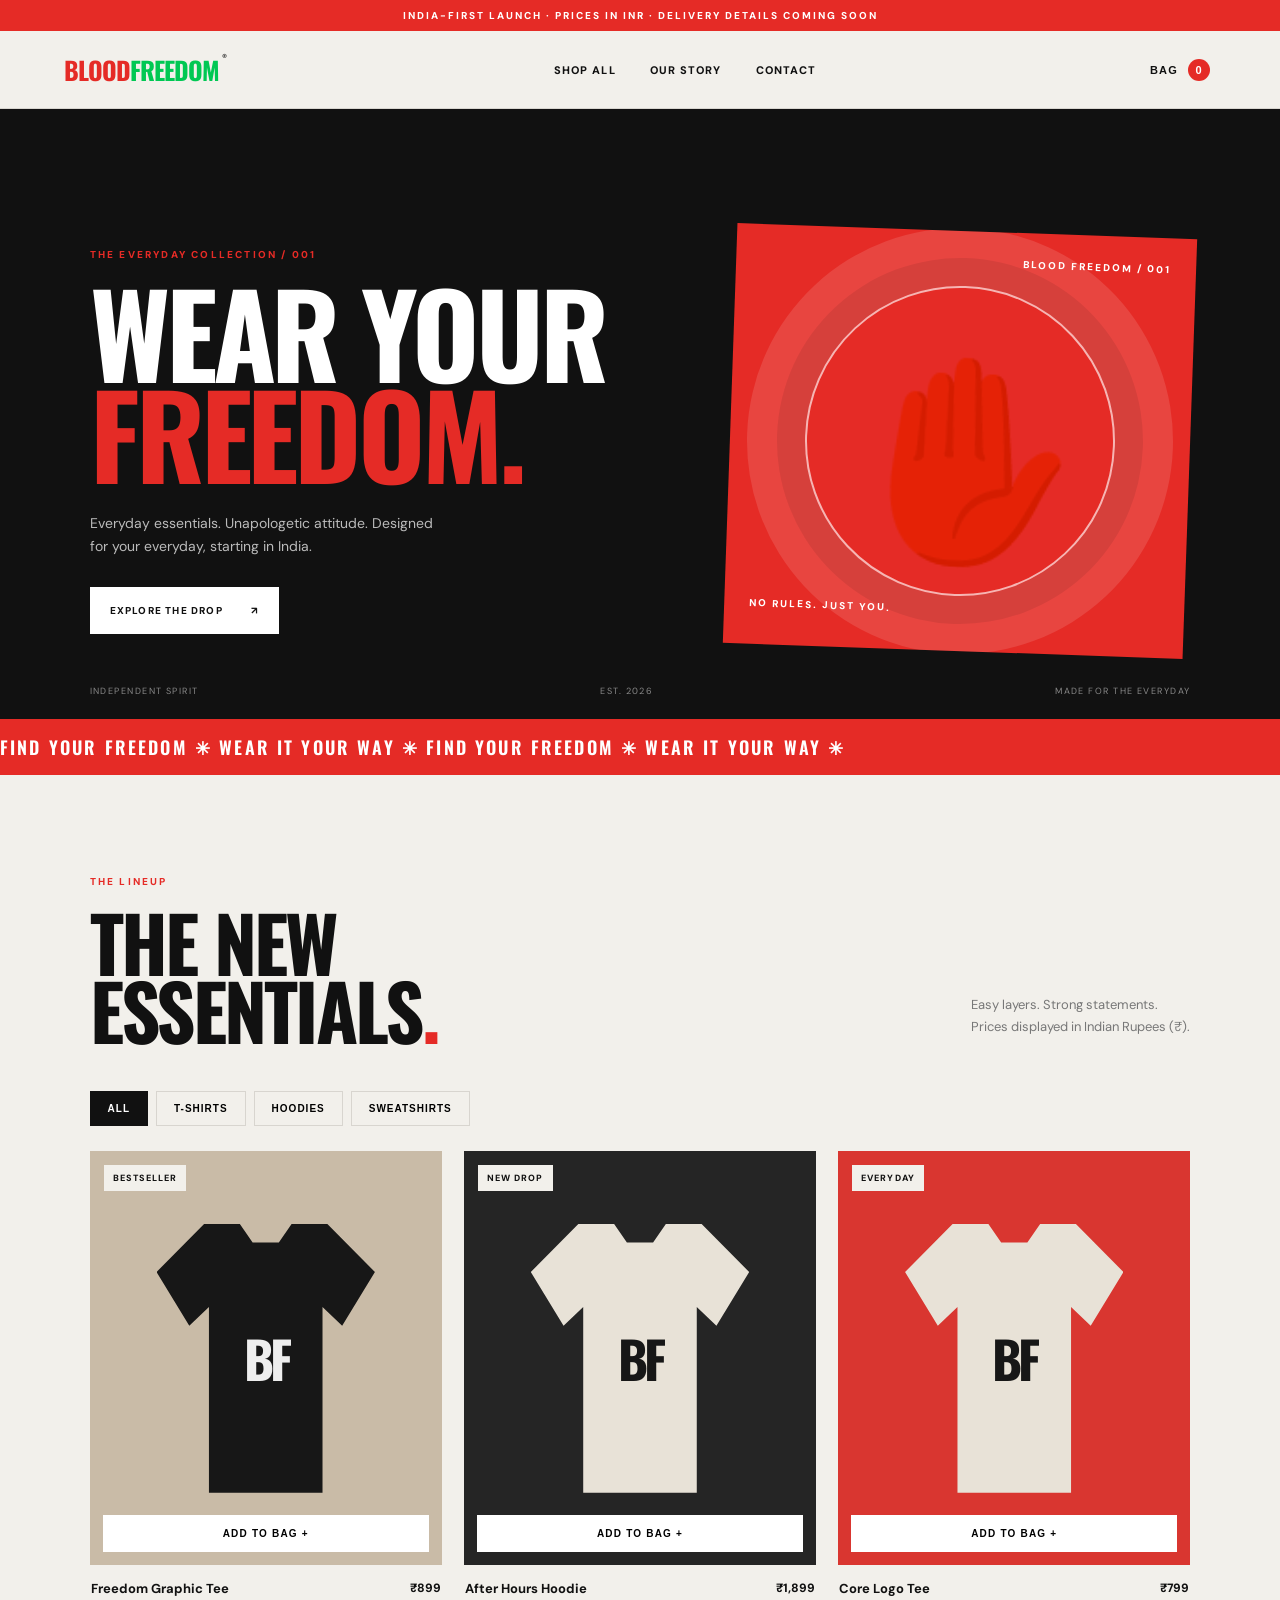
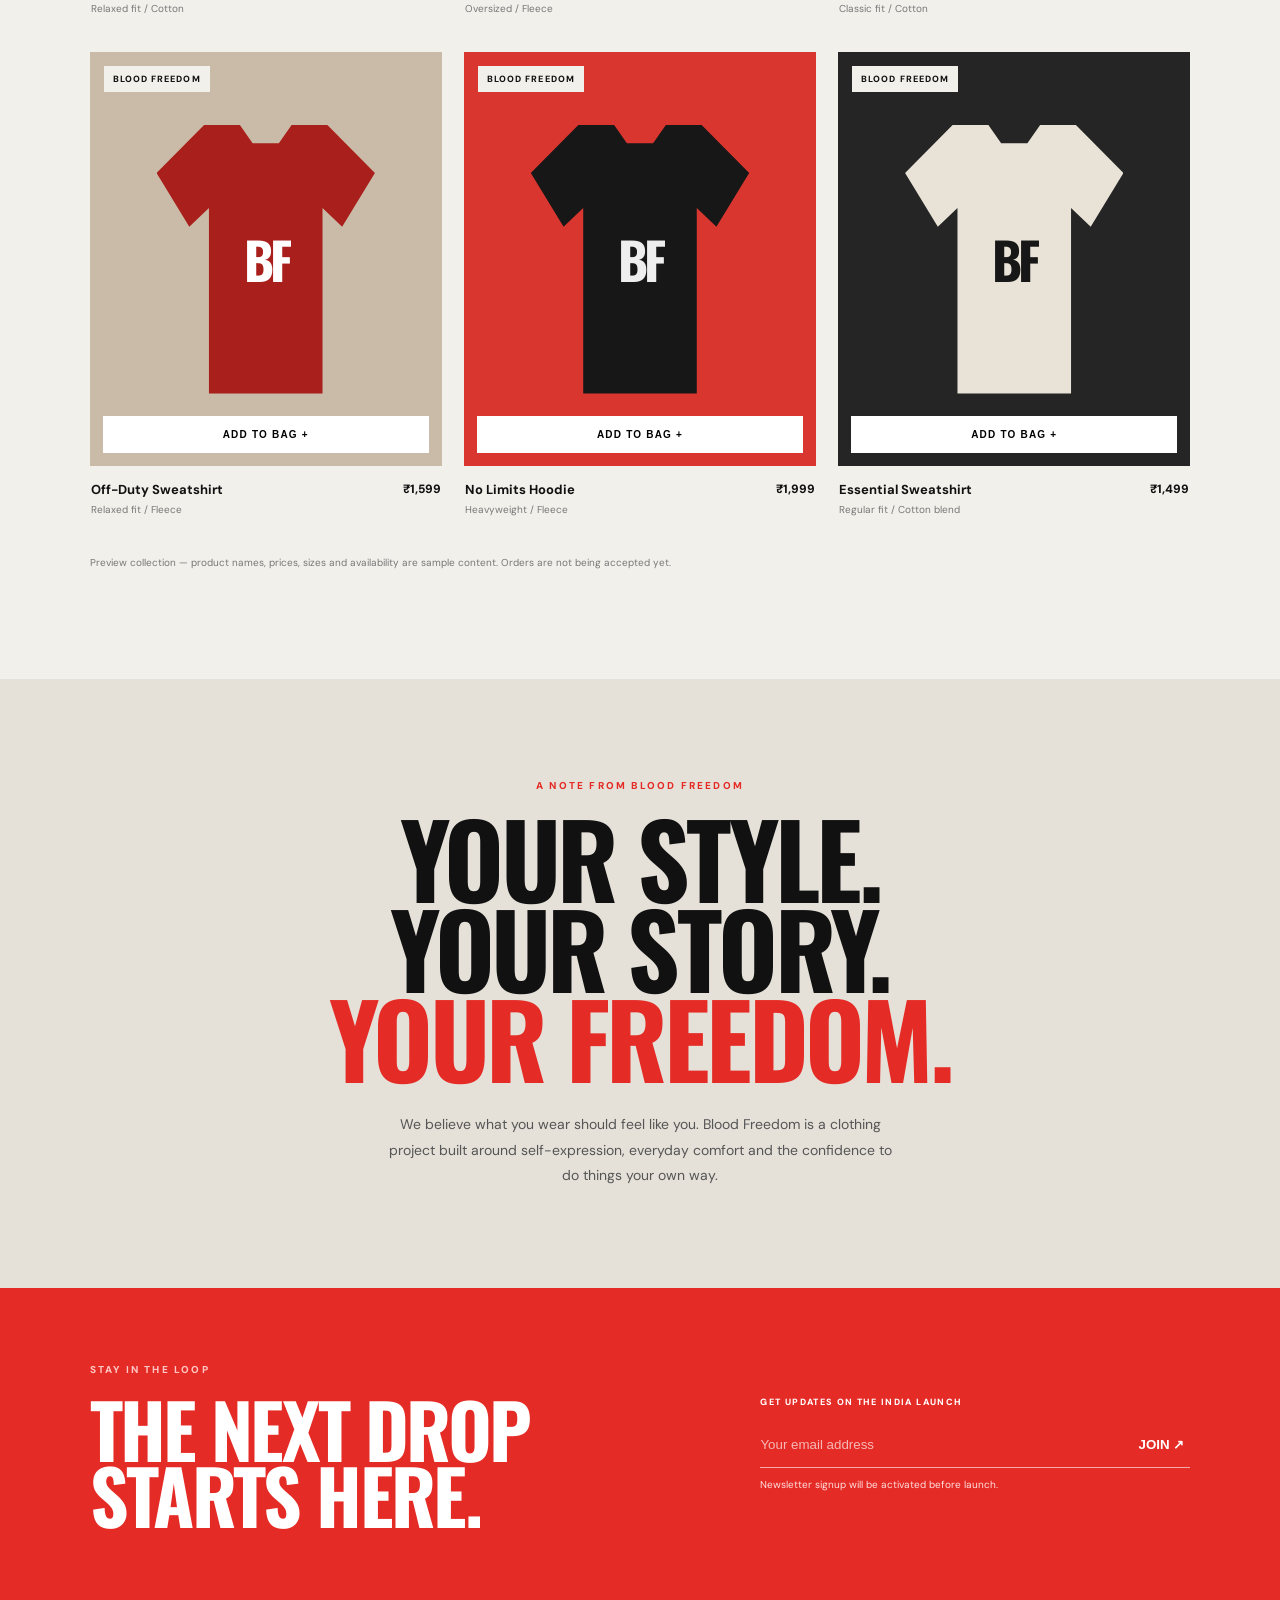
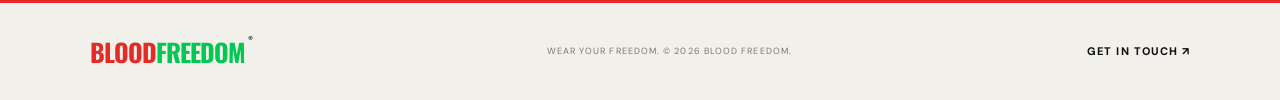
<file: index.html>
<!doctype html>
<html lang="en-IN">
<head>
  <meta charset="utf-8">
  <meta name="viewport" content="width=device-width, initial-scale=1">
  <meta name="theme-color" content="#111111">
  <meta name="description" content="Blood Freedom — everyday clothing essentials. Explore graphic tees, hoodies and sweatshirts, with an India-first launch in INR.">
  <title>Blood Freedom — Wear Your Freedom</title>
  <link rel="preconnect" href="https://fonts.googleapis.com">
  <link rel="preconnect" href="https://fonts.gstatic.com" crossorigin>
  <link href="https://fonts.googleapis.com/css2?family=DM+Sans:wght@400;500;600;700;800&family=Oswald:wght@500;600;700&display=swap" rel="stylesheet">
  <link rel="stylesheet" href="styles.css">
</head>
<body>
  <div class="announcement">INDIA-FIRST LAUNCH · PRICES IN INR · DELIVERY DETAILS COMING SOON</div>
  <header class="site-header">
    <a class="wordmark" href="#" aria-label="Blood Freedom home"><span class="blood-word">BLOOD</span><span class="freedom-word">FREEDOM</span><i>®</i></a>
    <nav class="main-nav" aria-label="Main navigation">
      <a href="#shop">SHOP ALL</a><a href="#story">OUR STORY</a><a href="#contact">CONTACT</a>
    </nav>
    <button class="cart-button" id="cart-open" aria-label="Open shopping bag">BAG <span id="cart-count">0</span></button>
  </header>

  <main>
    <section class="hero">
      <div class="hero-copy">
        <p class="eyebrow">THE EVERYDAY COLLECTION / 001</p>
        <h1>WEAR YOUR<br><em>FREEDOM.</em></h1>
        <p class="hero-text">Everyday essentials. Unapologetic attitude. Designed for your everyday, starting in India.</p>
        <a class="button button-light" href="#shop">EXPLORE THE DROP <span>↗</span></a>
      </div>
      <div class="hero-art" aria-label="Baby handprint-inspired Blood Freedom campaign artwork">
        <div class="art-ring"></div><div class="art-mark">✋</div>
        <p class="art-caption">NO RULES. JUST YOU.</p>
        <span class="art-index">BLOOD FREEDOM / 001</span>
      </div>
      <div class="hero-bottom"><span>INDEPENDENT SPIRIT</span><span>EST. 2026</span><span>MADE FOR THE EVERYDAY</span></div>
    </section>

    <section class="ticker" aria-label="Brand message"><div>FIND YOUR FREEDOM ✳ WEAR IT YOUR WAY ✳ FIND YOUR FREEDOM ✳ WEAR IT YOUR WAY ✳</div></section>

    <section class="shop-section" id="shop">
      <div class="section-heading"><div><p class="eyebrow">THE LINEUP</p><h2>THE NEW<br>ESSENTIALS<span>.</span></h2></div><p class="section-note">Easy layers. Strong statements.<br>Prices displayed in Indian Rupees (₹).</p></div>
      <div class="filters" role="group" aria-label="Filter products">
        <button class="filter active" data-filter="all">ALL</button><button class="filter" data-filter="tshirt">T-SHIRTS</button><button class="filter" data-filter="hoodie">HOODIES</button><button class="filter" data-filter="sweatshirt">SWEATSHIRTS</button>
      </div>
      <div class="product-grid" id="product-grid" aria-live="polite"></div>
      <p class="demo-note">Preview collection — product names, prices, sizes and availability are sample content. Orders are not being accepted yet.</p>
    </section>

    <section class="manifesto" id="story">
      <p class="eyebrow">A NOTE FROM BLOOD FREEDOM</p>
      <h2>YOUR STYLE.<br>YOUR STORY.<br><em>YOUR FREEDOM.</em></h2>
      <p>We believe what you wear should feel like you. Blood Freedom is a clothing project built around self-expression, everyday comfort and the confidence to do things your own way.</p>
    </section>

    <section class="newsletter" id="contact">
      <div><p class="eyebrow">STAY IN THE LOOP</p><h2>THE NEXT DROP<br>STARTS HERE.</h2></div>
      <form id="newsletter-form"><label for="email">GET UPDATES ON THE INDIA LAUNCH</label><div class="email-row"><input id="email" type="email" placeholder="Your email address" required><button type="submit" aria-label="Subscribe">JOIN ↗</button></div><p id="newsletter-message" role="status">Newsletter signup will be activated before launch.</p></form>
    </section>
  </main>

  <footer class="footer"><a class="wordmark" href="#"><span class="blood-word">BLOOD</span><span class="freedom-word">FREEDOM</span><i>®</i></a><p>WEAR YOUR FREEDOM. © <span id="year"></span> BLOOD FREEDOM.</p><a href="mailto:hello@bloodfreedom.com">GET IN TOUCH ↗</a></footer>

  <div class="cart-backdrop" id="cart-backdrop"></div>
  <aside class="cart-drawer" id="cart-drawer" aria-label="Shopping bag" aria-hidden="true">
    <div class="cart-head"><h2>YOUR BAG <span id="drawer-count">(0)</span></h2><button id="cart-close" aria-label="Close bag">✕</button></div>
    <div id="cart-items" class="cart-items"><p class="empty-cart">Your bag is waiting for something good.</p></div>
    <div class="cart-foot"><div class="subtotal"><span>SUBTOTAL</span><strong id="cart-total">₹0</strong></div><p>Shipping charges and serviceable PIN codes will be confirmed before launch.</p><button class="button button-dark" id="checkout-button">CONTINUE TO CHECKOUT ↗</button><small>Preview only — online orders and payments are not active yet.</small></div>
  </aside>
  <script src="script.js"></script>
</body>
</html>
</file>
<file: styles.css>
:root{--ink:#111;--paper:#f2f0eb;--red:#e52b26;--green:#00c853;--muted:#777;--line:#d8d5cf}*{box-sizing:border-box}html{scroll-behavior:smooth}body{margin:0;background:var(--paper);color:var(--ink);font-family:"DM Sans",sans-serif}.announcement{background:var(--red);color:#fff;text-align:center;padding:9px 12px;font-size:10px;font-weight:800;letter-spacing:.2em}.site-header{height:78px;padding:0 5vw;display:flex;align-items:center;justify-content:space-between;border-bottom:1px solid var(--line)}.wordmark{font-family:Oswald,sans-serif;font-weight:700;font-size:25px;letter-spacing:-.04em;text-decoration:none;color:var(--ink)}.wordmark .blood-word{color:var(--red)}.wordmark .freedom-word{color:var(--green)}.wordmark i{font:10px "DM Sans";vertical-align:top;margin-left:3px}.main-nav{display:flex;gap:34px}.main-nav a,.cart-button,.footer>a:last-child{font-size:11px;font-weight:800;letter-spacing:.1em;text-decoration:none;color:var(--ink)}.cart-button{border:0;background:none;cursor:pointer}.cart-button span{display:inline-grid;place-items:center;background:var(--red);color:white;width:22px;height:22px;border-radius:50%;margin-left:6px}.hero{background:var(--ink);color:white;min-height:610px;padding:78px 7vw 24px;position:relative;display:grid;grid-template-columns:1fr 1fr;align-items:center;overflow:hidden}.hero-copy{position:relative;z-index:1}.eyebrow{font-size:10px;font-weight:800;letter-spacing:.22em;color:var(--red);margin:0 0 20px}.hero h1,.section-heading h2,.manifesto h2,.newsletter h2{font-family:Oswald,sans-serif;font-size:clamp(64px,9vw,132px);line-height:.88;letter-spacing:-.035em;margin:0}.hero h1 em,.manifesto h2 em{font-style:normal;color:var(--red)}.hero-text{max-width:360px;color:#bbb;line-height:1.7;font-size:14px;margin:28px 0}.button{display:inline-flex;justify-content:space-between;align-items:center;gap:28px;padding:17px 20px;text-decoration:none;font-size:10px;font-weight:800;letter-spacing:.12em;border:0;cursor:pointer}.button-light{background:white;color:var(--ink)}.button-dark{background:var(--ink);color:white;width:100%}.hero-art{height:420px;max-width:460px;width:100%;justify-self:end;position:relative;background:var(--red);overflow:hidden;display:grid;place-items:center;transform:rotate(2deg)}.art-ring{width:310px;height:310px;border:2px solid rgba(255,255,255,.65);border-radius:50%;box-shadow:0 0 0 28px rgba(0,0,0,.08),0 0 0 58px rgba(255,255,255,.12)}.art-mark{position:absolute;font:700 190px/.8 Oswald,sans-serif;letter-spacing:-.12em;color:var(--ink);mix-blend-mode:multiply}.art-caption,.art-index{position:absolute;color:white;font-size:10px;font-weight:800;letter-spacing:.2em}.art-caption{bottom:25px;left:25px}.art-index{top:25px;right:25px}.hero-bottom{position:absolute;bottom:22px;left:7vw;right:7vw;display:flex;justify-content:space-between;color:#888;font-size:9px;letter-spacing:.16em}.ticker{overflow:hidden;background:var(--red);color:white;padding:15px 0;font:600 18px Oswald,sans-serif;letter-spacing:.12em;white-space:nowrap}.ticker div{min-width:max-content}.shop-section{padding:100px 7vw}.section-heading{display:flex;align-items:end;justify-content:space-between}.section-heading h2,.newsletter h2{font-size:clamp(48px,6vw,82px)}.section-heading h2 span{color:var(--red)}.section-note{font-size:13px;line-height:1.7;color:var(--muted);margin-bottom:5px}.filters{display:flex;gap:8px;margin:48px 0 25px;flex-wrap:wrap}.filter{border:1px solid var(--line);background:transparent;padding:11px 17px;font-size:10px;font-weight:800;letter-spacing:.1em;cursor:pointer}.filter.active,.filter:hover{background:var(--ink);border-color:var(--ink);color:white}.product-grid{display:grid;grid-template-columns:repeat(3,1fr);gap:22px}.product-card{min-width:0}.product-visual{aspect-ratio:4/4.7;position:relative;display:grid;place-items:center;overflow:hidden;background:#dedbd4}.product-visual.dark{background:#252525}.product-visual.red{background:#d93630}.product-visual.sand{background:#c9bba7}.product-visual .garment{width:62%;height:65%;display:grid;place-items:center;clip-path:polygon(22% 0,38% 0,44% 7%,56% 7%,62% 0,78% 0,100% 18%,85% 38%,76% 31%,76% 100%,24% 100%,24% 31%,15% 38%,0 18%);background:#171717;filter:drop-shadow(12px 18px 12px #0003);position:relative}.product-visual .garment:after{content:"BF";font:700 clamp(24px,4vw,54px) Oswald;color:#eee;letter-spacing:-.08em}.product-visual .garment.cream{background:#e8e2d7}.product-visual .garment.redgarment{background:#a91f1b}.product-visual .garment.cream:after{color:#171717}.product-visual .garment.redgarment:after{color:white}.product-visual .product-tag{position:absolute;top:14px;left:14px;background:var(--paper);padding:7px 9px;font-size:9px;font-weight:800;letter-spacing:.12em}.quick-add{position:absolute;bottom:13px;left:13px;right:13px;background:white;border:0;padding:13px;font-size:10px;font-weight:800;letter-spacing:.12em;cursor:pointer}.quick-add:hover{background:var(--red);color:white}.product-info{display:flex;justify-content:space-between;gap:12px;padding:15px 1px}.product-info h3{font-size:13px;margin:0 0 5px}.product-info p{font-size:10px;color:var(--muted);margin:0}.product-price{font-size:12px;font-weight:800;white-space:nowrap}.demo-note{font-size:10px;color:var(--muted);margin-top:25px}.manifesto{background:#e5e1d9;padding:100px 12vw;text-align:center}.manifesto h2{font-size:clamp(52px,8vw,104px)}.manifesto>p:last-child{max-width:520px;margin:30px auto 0;font-size:14px;line-height:1.8;color:#555}.newsletter{background:var(--red);color:white;padding:75px 7vw;display:flex;justify-content:space-between;align-items:center;gap:50px}.newsletter .eyebrow{color:#ffc7c4}.newsletter h2{font-size:clamp(45px,6vw,75px)}#newsletter-form{width:min(430px,100%)}#newsletter-form label{font-size:9px;font-weight:800;letter-spacing:.15em}.email-row{display:flex;border-bottom:1px solid #ffffff99;margin-top:12px}.email-row input{background:none;border:0;outline:0;color:white;padding:15px 0;flex:1;min-width:0}.email-row input::placeholder{color:#ffffffaa}.email-row button{border:0;background:none;color:white;font-weight:800;cursor:pointer}#newsletter-message{font-size:10px;color:#ffe1df}.footer{padding:30px 7vw;display:flex;align-items:center;justify-content:space-between;gap:20px}.footer p{font-size:9px;letter-spacing:.12em;color:var(--muted)}.cart-backdrop{position:fixed;inset:0;background:#0008;z-index:5;opacity:0;visibility:hidden;transition:.25s}.cart-drawer{position:fixed;z-index:6;right:0;top:0;height:100dvh;width:min(440px,100%);background:var(--paper);padding:25px;display:flex;flex-direction:column;transform:translateX(100%);transition:.25s}.cart-open .cart-backdrop{opacity:1;visibility:visible}.cart-open .cart-drawer{transform:translateX(0)}.cart-head{display:flex;justify-content:space-between;align-items:center;border-bottom:1px solid var(--line);padding-bottom:20px}.cart-head h2{font:600 24px Oswald;margin:0}.cart-head h2 span{color:var(--muted);font:12px "DM Sans"}.cart-head button{border:0;background:none;font-size:20px;cursor:pointer}.cart-items{flex:1;overflow:auto;padding:18px 0}.empty-cart{color:var(--muted);font-size:13px}.cart-line{display:grid;grid-template-columns:65px 1fr auto;gap:13px;padding:12px 0;border-bottom:1px solid var(--line);align-items:center}.cart-thumb{height:75px;background:#ddd;display:grid;place-items:center;font:700 24px Oswald}.cart-line h3{font-size:12px;margin:0 0 5px}.cart-line p{font-size:10px;color:var(--muted);margin:0 0 8px}.qty{display:flex;gap:10px;align-items:center;font-size:11px}.qty button,.remove{border:0;background:none;cursor:pointer}.remove{font-size:10px;text-decoration:underline;color:var(--muted)}.cart-foot{border-top:1px solid var(--line);padding-top:18px}.subtotal{display:flex;justify-content:space-between;font-size:12px;font-weight:800}.cart-foot p,.cart-foot small{font-size:10px;color:var(--muted);line-height:1.5}.cart-foot small{display:block;margin-top:12px;text-align:center}@media(max-width:760px){.site-header{height:68px;padding:0 5vw}.wordmark{font-size:21px}.main-nav{display:none}.hero{grid-template-columns:1fr;padding:65px 7vw 65px;gap:45px}.hero h1{font-size:clamp(70px,18vw,110px)}.hero-art{height:300px;justify-self:center;max-width:390px}.art-ring{width:220px;height:220px}.art-mark{font-size:140px}.hero-bottom{font-size:7px;left:7vw;right:7vw}.shop-section{padding:70px 6vw}.section-heading{display:block}.section-note{margin-top:20px}.product-grid{grid-template-columns:repeat(2,minmax(0,1fr));gap:12px}.product-visual{aspect-ratio:4/4.8}.product-info{display:block}.product-price{display:block;margin-top:8px}.manifesto{padding:75px 7vw}.newsletter{padding:65px 7vw;display:block}.newsletter form{margin-top:40px}.footer{flex-wrap:wrap}.footer p{order:3;width:100%}}@media(max-width:390px){.product-grid{grid-template-columns:1fr}.product-info{display:flex}.product-price{margin-top:0}}
</file>
